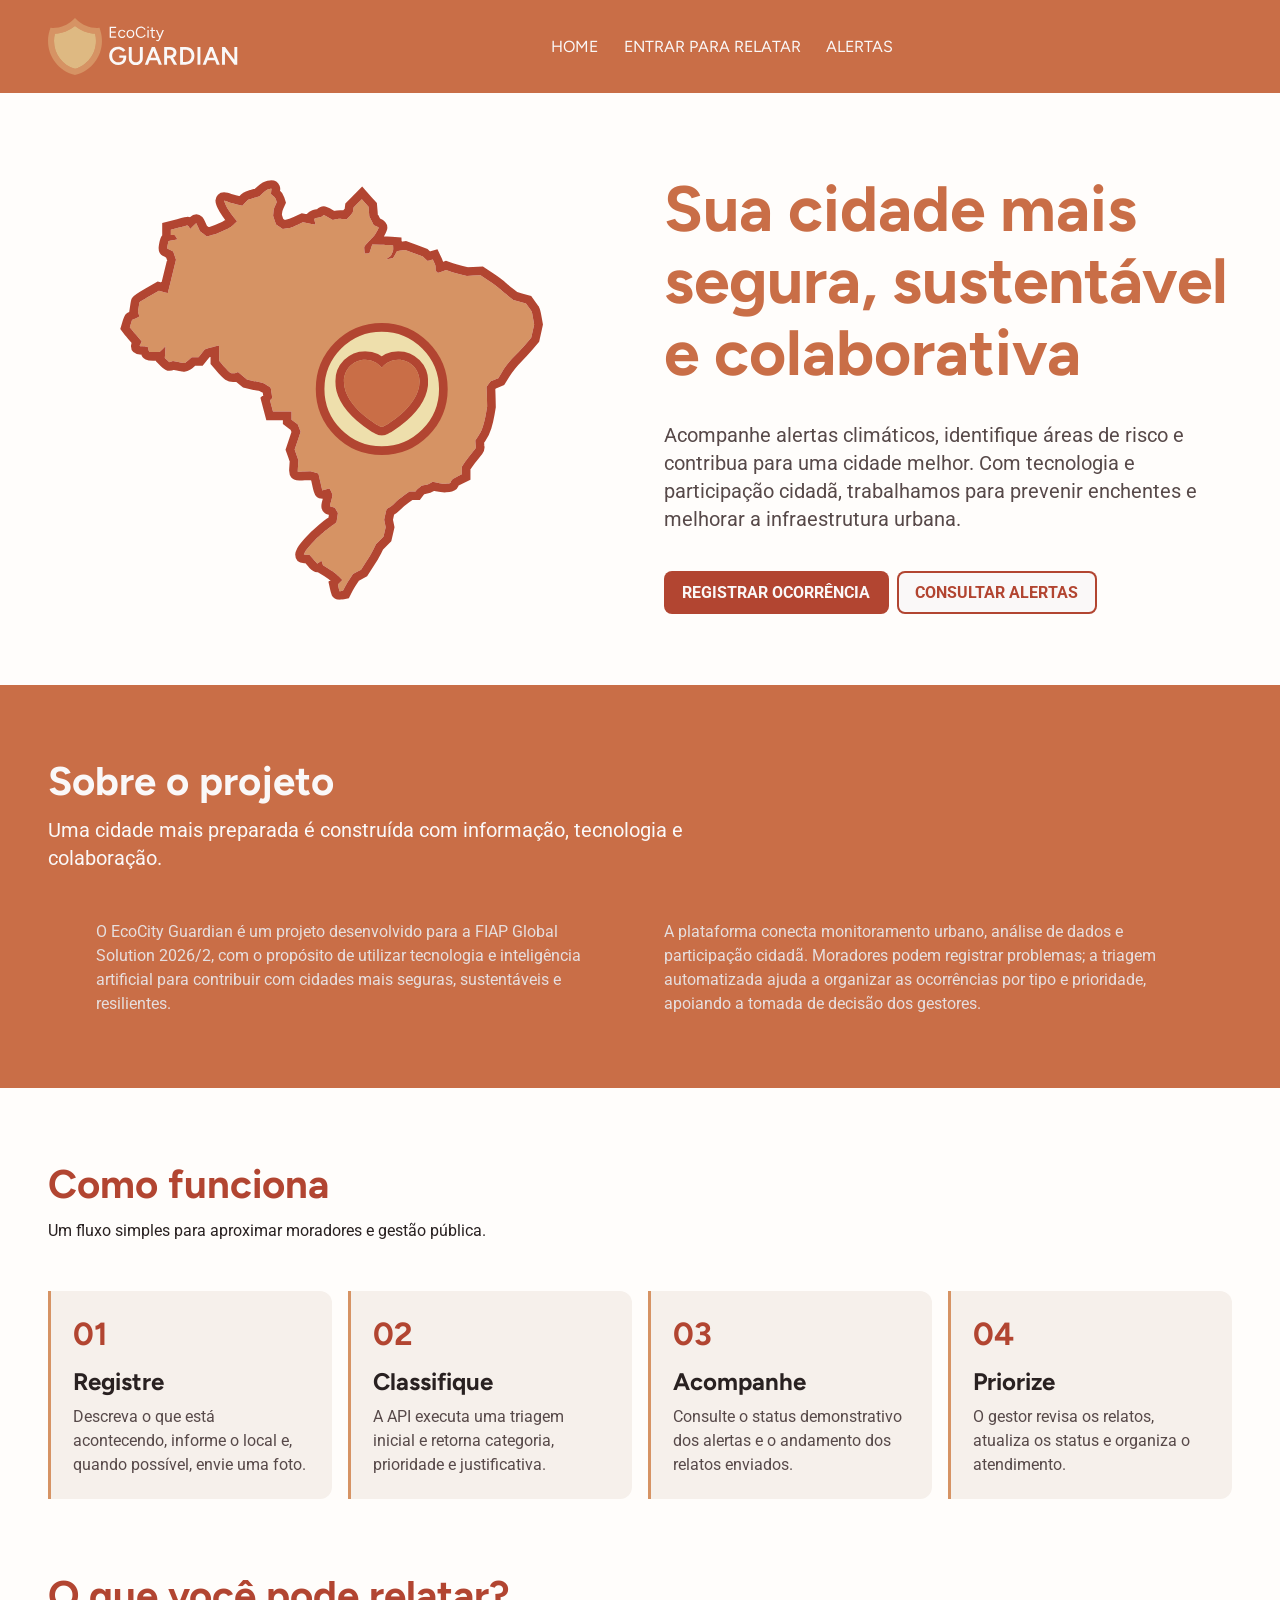
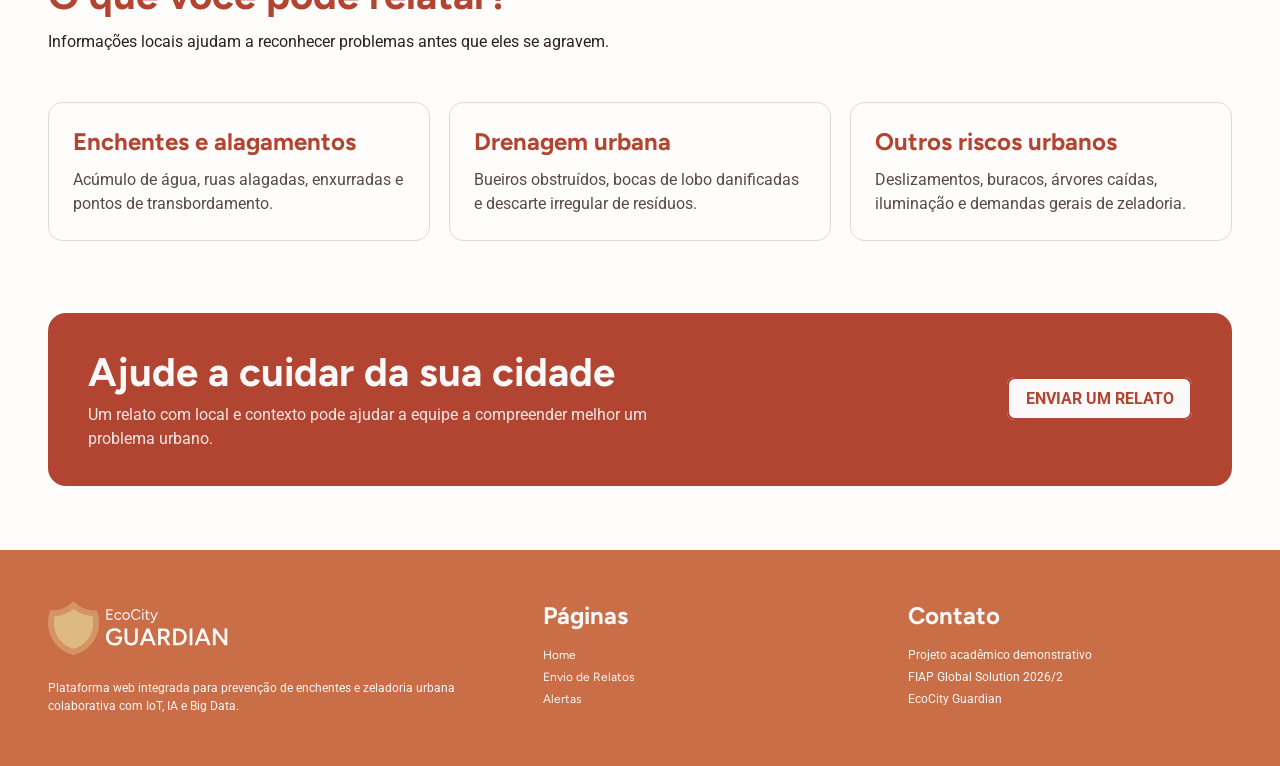
<file: frontend/index.html>
<!DOCTYPE html>
<html lang="pt-BR">

<head>
  <meta charset="UTF-8">
  <meta name="viewport" content="width=device-width, initial-scale=1.0">
  <title>EcoCity Guardian | Cidade segura começa com participação</title>
  <link rel="stylesheet" href="./css/style.css">
  <link rel="shortcut icon" href="favicon.ico" type="image/x-icon">
  <link rel="preconnect" href="https://fonts.googleapis.com">
  <link rel="preconnect" href="https://fonts.gstatic.com" crossorigin>
  <link href="https://fonts.googleapis.com/css2?family=Figtree:wght@300..900&family=Roboto:wght@100..900&display=swap" rel="stylesheet">
  <script src="./js/api.js" defer></script>
</head>

<body>
  <header class="navbarBg">
    <div class="navbar">
      <a href="index.html" aria-label="EcoCity Guardian - Home"><img src="./img/svg/Logo.svg" alt="EcoCity Guardian"></a>
      <nav>
        <ul class="fonteNav n1">
          <li><a href="index.html">Home</a></li>
          <li><a data-link-report data-guest-label="Entrar para relatar" href="login.html">Envio de Relatos</a></li>
          <li><a href="alertas.html">Alertas</a></li>
          <li><a data-link-manager href="painel.html" hidden>Painel do Gestor</a></li>
        </ul>
      </nav>
    </div>
  </header>
  <main>
    <section class="secaoCover container">
      <img id="imageCover" src="./img/svg/coverBg.svg" alt="Ilustração do conceito de cidade resiliente e protegida">
      <div class="coverDireita">
        <div class="coverTexto">
          <h1>Sua cidade mais segura, sustentável e colaborativa</h1>
          <p class="fonte2--L n4">Acompanhe alertas climáticos, identifique áreas de risco e contribua para uma cidade melhor. Com tecnologia e participação cidadã, trabalhamos para prevenir enchentes e melhorar a infraestrutura urbana.</p>
        </div>
        <div class="coverBotoes">
          <a data-link-report href="login.html"><span class="botaoPrimario fonteBotao">Registrar Ocorrência</span></a>
          <a href="alertas.html"><span class="botaoSecundario fonteBotao">Consultar Alertas</span></a>
        </div>
      </div>
    </section>

    <section class="sobreBg">
      <div class="section-shell">
        <div class="section-heading">
          <h2>Sobre o projeto</h2>
          <p class="fonte2--L n1">Uma cidade mais preparada é construída com informação, tecnologia e colaboração.</p>
        </div>
        <div class="sobreConteudo n2">
          <p>O EcoCity Guardian é um projeto desenvolvido para a FIAP Global Solution 2026/2, com o propósito de utilizar tecnologia e inteligência artificial para contribuir com cidades mais seguras, sustentáveis e resilientes.</p>
          <p>A plataforma conecta monitoramento urbano, análise de dados e participação cidadã. Moradores podem registrar problemas; a triagem automatizada ajuda a organizar as ocorrências por tipo e prioridade, apoiando a tomada de decisão dos gestores.</p>
        </div>
      </div>
    </section>

    <section class="section-shell">
      <div class="section-heading">
        <h2>Como funciona</h2>
        <p>Um fluxo simples para aproximar moradores e gestão pública.</p>
      </div>
      <div class="steps-grid">
        <article class="step-card">
          <h3>Registre</h3>
          <p>Descreva o que está acontecendo, informe o local e, quando possível, envie uma foto.</p>
        </article>
        <article class="step-card">
          <h3>Classifique</h3>
          <p>A API executa uma triagem inicial e retorna categoria, prioridade e justificativa.</p>
        </article>
        <article class="step-card">
          <h3>Acompanhe</h3>
          <p>Consulte o status demonstrativo dos alertas e o andamento dos relatos enviados.</p>
        </article>
        <article class="step-card">
          <h3>Priorize</h3>
          <p>O gestor revisa os relatos, atualiza os status e organiza o atendimento.</p>
        </article>
      </div>
    </section>

    <section class="section-shell" style="padding-top:0">
      <div class="section-heading">
        <h2>O que você pode relatar?</h2>
        <p>Informações locais ajudam a reconhecer problemas antes que eles se agravem.</p>
      </div>
      <div class="feature-grid">
        <article class="feature-card">
          <h3>Enchentes e alagamentos</h3>
          <p>Acúmulo de água, ruas alagadas, enxurradas e pontos de transbordamento.</p>
        </article>
        <article class="feature-card">
          <h3>Drenagem urbana</h3>
          <p>Bueiros obstruídos, bocas de lobo danificadas e descarte irregular de resíduos.</p>
        </article>
        <article class="feature-card">
          <h3>Outros riscos urbanos</h3>
          <p>Deslizamentos, buracos, árvores caídas, iluminação e demandas gerais de zeladoria.</p>
        </article>
      </div>
    </section>
    <section class="cta-band">
      <div>
        <h2>Ajude a cuidar da sua cidade</h2>
        <p>Um relato com local e contexto pode ajudar a equipe a compreender melhor um problema urbano.</p>
      </div><a data-link-report href="login.html"><span class="botaoSecundario fonteBotao">Enviar um relato</span></a>
    </section>
  </main>
  <footer class="footerBg n1">
    <div class="secaoFooter container fonte2--M">
      <div><img src="./img/svg/Logo.svg" alt="EcoCity Guardian">
        <p>Plataforma web integrada para prevenção de enchentes e zeladoria urbana colaborativa com IoT, IA e Big Data.</p>
      </div>
      <div>
        <h5>Páginas</h5>
        <ul>
          <li><a href="index.html" class="linkBranco">Home</a></li>
          <li><a data-link-report href="login.html" class="linkBranco">Envio de Relatos</a></li>
          <li><a href="alertas.html" class="linkBranco">Alertas</a></li>
          <li><a data-link-manager href="painel.html" class="linkBranco" hidden>Painel do Gestor</a></li>
        </ul>
      </div>
      <div>
        <h5>Contato</h5>
        <ul>
          <li>Projeto acadêmico demonstrativo</li>
          <li>FIAP Global Solution 2026/2</li>
          <li>EcoCity Guardian</li>
        </ul>
      </div>
    </div>
  </footer>
</body>

</html>
</file>
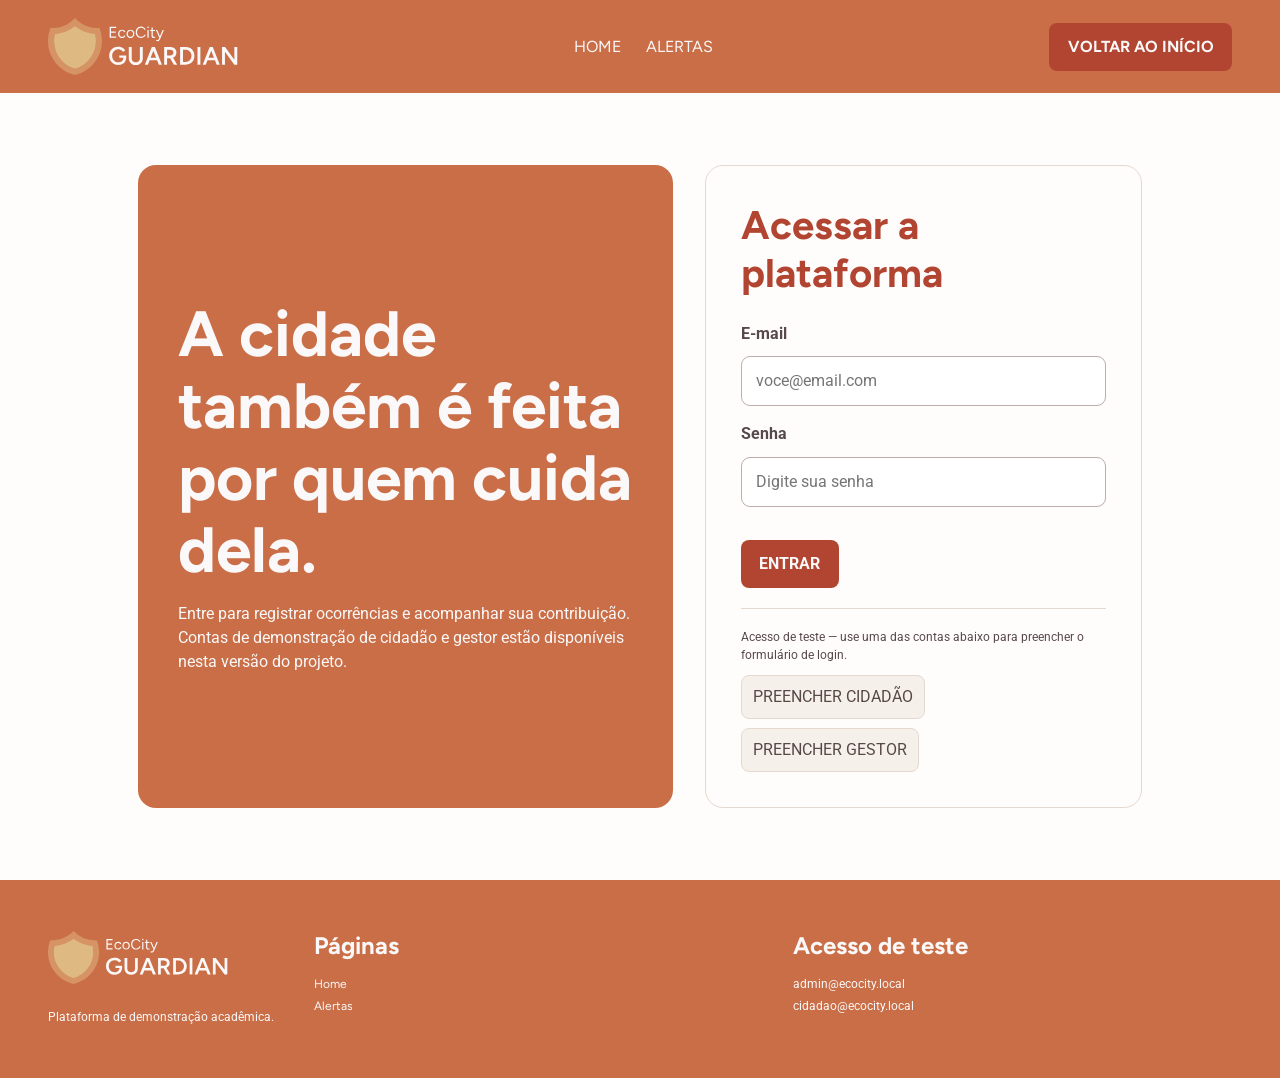
<file: frontend/login.html>
<!DOCTYPE html>
<html lang="pt-BR">

<head>
    <meta charset="UTF-8">
    <meta name="viewport" content="width=device-width, initial-scale=1.0">
    <title>EcoCity Guardian | Entrar</title>
    <link rel="stylesheet" href="./css/style.css">
    <link rel="shortcut icon" href="favicon.ico" type="image/x-icon">
    <link rel="preconnect" href="https://fonts.googleapis.com">
    <link rel="preconnect" href="https://fonts.gstatic.com" crossorigin>
    <link href="https://fonts.googleapis.com/css2?family=Figtree:wght@300..900&family=Roboto:wght@100..900&display=swap" rel="stylesheet">
    <script src="./js/api.js" defer></script>
    <script src="./js/login.js" defer></script>
</head>

<body>
    <header class="navbarBg">
        <div class="navbar"><a href="index.html"><img src="./img/svg/Logo.svg" alt="EcoCity Guardian"></a>
            <nav>
                <ul class="fonteNav n1">
                    <li><a href="index.html">Home</a></li>
                    <li><a href="alertas.html">Alertas</a></li>
                </ul>
            </nav>
            <button class="botaoPrimario"><a href="index.html">Voltar ao início</a>
        </div>
        </div>
    </header>
    <main>
        <section class="auth-layout">
            <div class="auth-aside">
                <h1>A cidade também é feita por quem cuida dela.</h1>
                <p>Entre para registrar ocorrências e acompanhar sua contribuição. Contas de demonstração de cidadão e gestor estão disponíveis nesta versão do projeto.</p>
            </div>
            <div class="auth-card">
                <h2>Acessar a plataforma</h2>
                <form id="login-form" class="form-stack"><label for="email">E-mail</label><input type="email" id="email" name="email" placeholder="voce@email.com" autocomplete="username" required><label for="password">Senha</label><input type="password" id="password" name="password" placeholder="Digite sua senha" autocomplete="current-password" required>
                    <div id="login-feedback" aria-live="polite"></div><button type="submit" class="botaoPrimario">Entrar</button>
                </form>
                <div class="demo-access">
                    <p><strong>Acesso de teste</strong> — use uma das contas abaixo para preencher o formulário de login.</p>
                    <div class="demo-buttons"><button type="button" data-demo="user">Preencher cidadão</button><button type="button" data-demo="admin">Preencher gestor</button></div>
                </div>
            </div>
        </section>
    </main>
    <footer class="footerBg n1">
        <div class="secaoFooter container fonte2--M">
            <div><img src="./img/svg/Logo.svg" alt="EcoCity Guardian">
                <p>Plataforma de demonstração acadêmica.</p>
            </div>
            <div>
                <h5>Páginas</h5>
                <ul>
                    <li><a href="index.html" class="linkBranco">Home</a></li>
                    <li><a href="alertas.html" class="linkBranco">Alertas</a></li>
                </ul>
            </div>
            <div>
                <h5>Acesso de teste</h5>
                <ul>
                    <li>admin@ecocity.local</li>
                    <li>cidadao@ecocity.local</li>
                </ul>
            </div>
        </div>
    </footer>
</body>

</html>
</file>
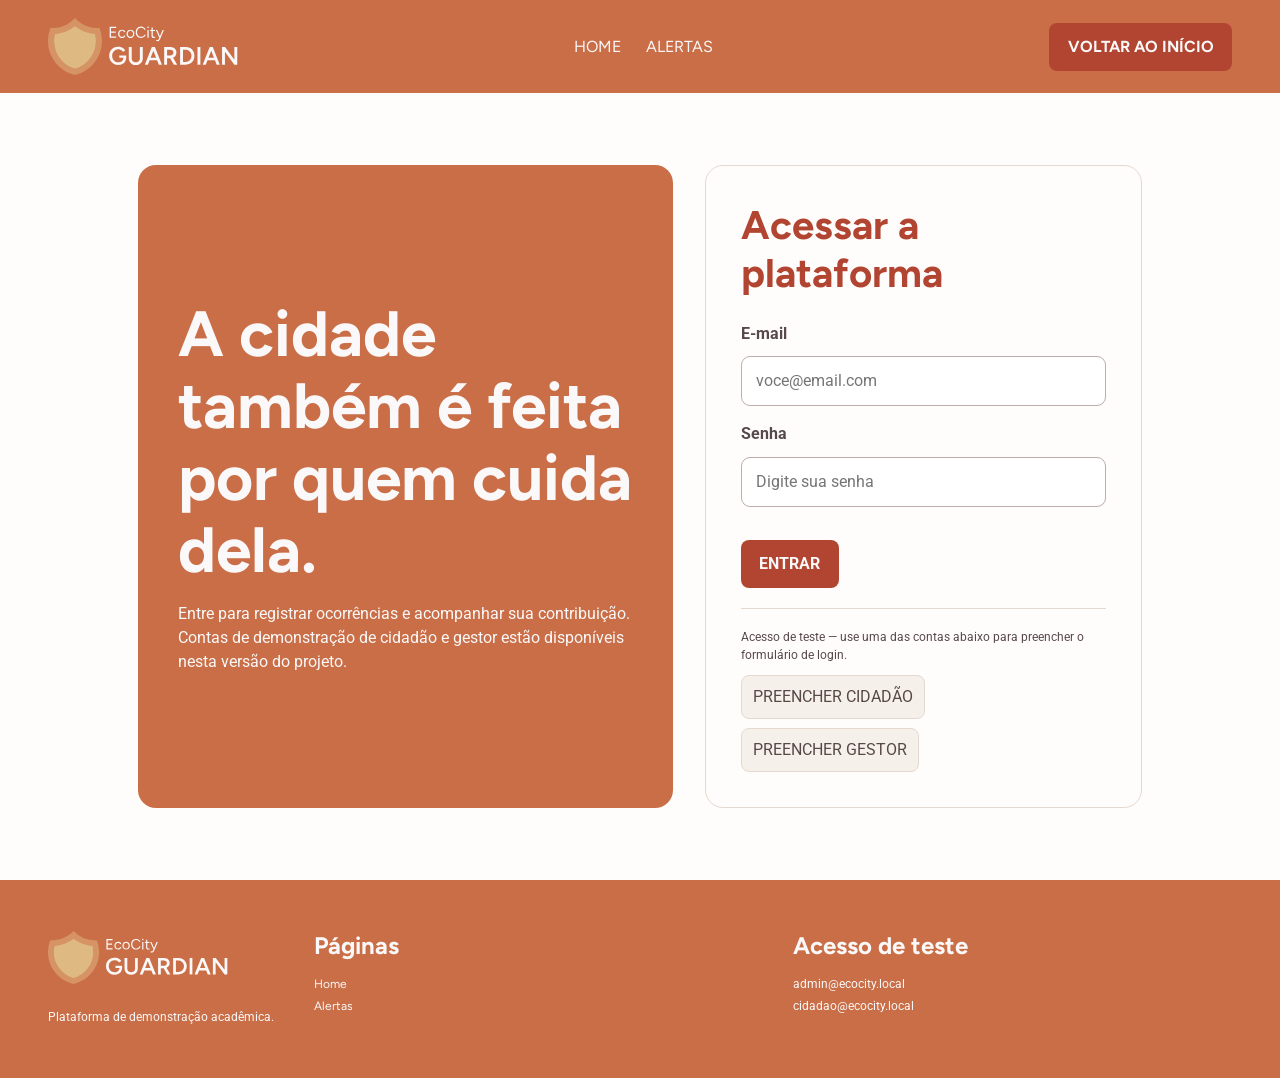
<file: frontend/painel.html>
<!DOCTYPE html>
<html lang="pt-BR">

<head>
    <meta charset="UTF-8">
    <meta name="viewport" content="width=device-width, initial-scale=1.0">
    <title>EcoCity Guardian | Painel do Gestor</title>
    <link rel="stylesheet" href="./css/style.css">
    <link rel="shortcut icon" href="favicon.ico" type="image/x-icon">
    <link rel="preconnect" href="https://fonts.googleapis.com">
    <link rel="preconnect" href="https://fonts.gstatic.com" crossorigin>
    <link href="https://fonts.googleapis.com/css2?family=Figtree:wght@300..900&family=Roboto:wght@100..900&display=swap" rel="stylesheet">
    <script src="./js/api.js" defer></script>
    <script src="./js/gestor.js" defer></script>
</head>

<body>
    <header class="navbarBg">
        <div class="navbar"><a href="index.html"><img src="./img/svg/Logo.svg" alt="EcoCity Guardian"></a>
            <nav>
                <ul class="fonteNav n1">
                    <li><a href="index.html">Home</a></li>
                    <li><a href="alertas.html">Alertas</a></li>
                    <li><a href="painel.html">Painel do Gestor</a></li>
                    <li><a href="relatos.html">Registrar relato</a></li>
                </ul>
            </nav>
            <div class="navbar-extra"><button class="botaoPrimario" data-logout hidden>Sair</button></div>
        </div>
    </header>
    <main>
        <section class="dashboard-shell">
            <div class="dashboard-top">
                <div>
                    <h1>Painel do Gestor</h1>
                    <p>Consulte, edite e exclua os relatos enviados pelos usuários.</p>
                </div><button id="refresh-reports" type="button" class="botaoSecundario">Atualizar dados</button>
            </div>
            <div class="dashboard-metrics">
                <div class="metric-card"><span>Total de relatos</span><strong id="metric-total">—</strong></div>
                <div class="metric-card"><span>Prioridade alta / risco 4–5</span><strong id="metric-high">—</strong></div>
                <div class="metric-card"><span>Em aberto</span><strong id="metric-open">—</strong></div>
                <div class="metric-card"><span>Resolvidos</span><strong id="metric-done">—</strong></div>
            </div>
            <div id="manager-feedback" aria-live="polite"></div>
            <section class="panel-card">
                <div class="filters">
                    <div><label for="search-reports">Buscar</label><input id="search-reports" type="search" placeholder="Usuário, endereço, texto ou ID"></div>
                    <div><label for="priority-filter">Prioridade</label><select id="priority-filter">
                            <option value="">Todas</option>
                            <option>ALTA - Emergência</option>
                            <option>ALTA</option>
                            <option>MÉDIA</option>
                            <option>BAIXA</option>
                        </select></div>
                    <div><label for="status-filter">Status</label><select id="status-filter">
                            <option value="">Todos</option>
                            <option>Recebido</option>
                            <option>Em análise</option>
                            <option>Em atendimento</option>
                            <option>Resolvido</option>
                            <option>Arquivado</option>
                        </select></div>
                    <div><span class="form-hint">Apenas administradores podem alterar dados.</span></div>
                </div>
                <div class="table-wrap">
                    <table>
                        <thead>
                            <tr>
                                <th>ID</th>
                                <th>Data</th>
                                <th>Usuário</th>
                                <th>Local</th>
                                <th>Categoria</th>
                                <th>Risco</th>
                                <th>Status</th>
                                <th>Ações</th>
                            </tr>
                        </thead>
                        <tbody id="reports-body">
                            <tr>
                                <td colspan="8" class="table-message">Carregando...</td>
                            </tr>
                        </tbody>
                    </table>
                </div>
            </section>
        </section>
    </main>
    <dialog id="edit-dialog">
        <h2>Editar relato</h2>
        <form id="edit-form" class="form-stack"><input type="hidden" id="edit-id"><label for="edit-location">Localização</label><input id="edit-location" maxlength="255" required><label for="edit-description">Descrição</label><textarea id="edit-description" maxlength="2000" required></textarea><label for="edit-status">Status do atendimento</label><select id="edit-status">
                <option>Recebido</option>
                <option>Em análise</option>
                <option>Em atendimento</option>
                <option>Resolvido</option>
                <option>Arquivado</option>
            </select>
            <div class="dialog-actions"><button type="button" id="close-edit" class="botaoSecundario">Cancelar</button><button type="submit" class="botaoPrimario">Salvar alterações</button></div>
        </form>
    </dialog>
    <footer class="footerBg n1">
        <div class="secaoFooter container fonte2--M">
            <div><img src="./img/svg/Logo.svg" alt="EcoCity Guardian">
                <p>Painel administrativo demonstrativo do EcoCity Guardian.</p>
            </div>
            <div>
                <h5>Páginas</h5>
                <ul>
                    <li><a href="index.html" class="linkBranco">Home</a></li>
                    <li><a href="alertas.html" class="linkBranco">Alertas</a></li>
                    <li><a href="relatos.html" class="linkBranco">Enviar relato</a></li>
                </ul>
            </div>
            <div>
                <h5>Permissões</h5>
                <ul>
                    <li>Visualização geral</li>
                    <li>Edição e exclusão de relatos</li>
                </ul>
            </div>
        </div>
    </footer>
</body>

</html>
</file>
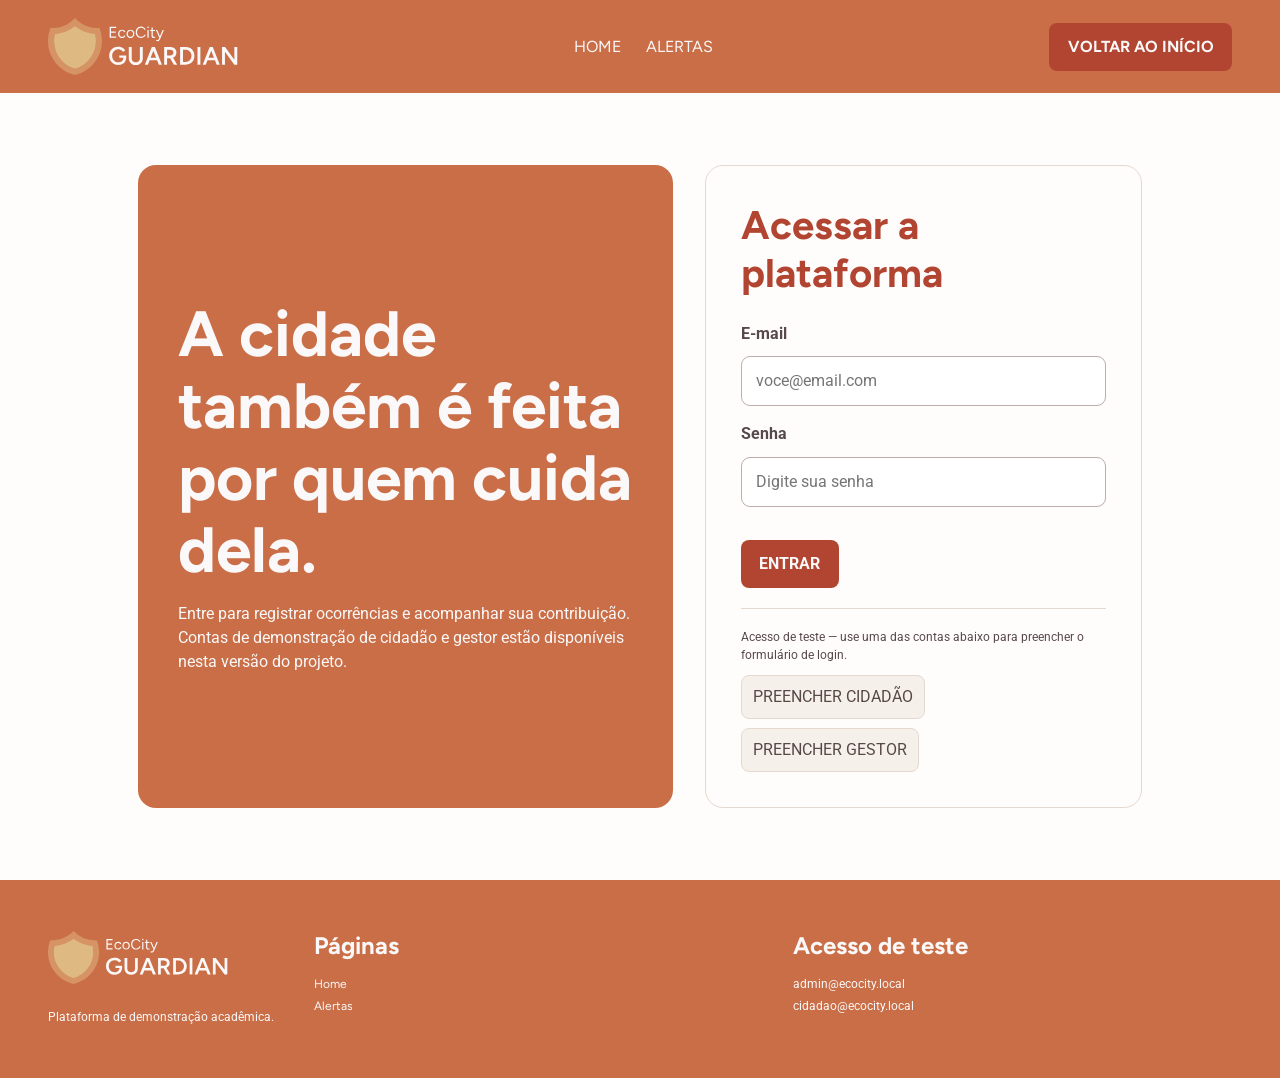
<file: frontend/relatos.html>
<!DOCTYPE html>
<html lang="pt-BR">

<head>
    <meta charset="UTF-8">
    <meta name="viewport" content="width=device-width, initial-scale=1.0">
    <title>EcoCity Guardian | Envio de Relatos</title>
    <link rel="stylesheet" href="./css/style.css">
    <link rel="shortcut icon" href="favicon.ico" type="image/x-icon">
    <link rel="preconnect" href="https://fonts.googleapis.com">
    <link rel="preconnect" href="https://fonts.gstatic.com" crossorigin>
    <link href="https://fonts.googleapis.com/css2?family=Figtree:wght@300..900&family=Roboto:wght@100..900&display=swap" rel="stylesheet">
    <script src="./js/api.js" defer></script>
    <script src="./js/relatos.js" defer></script>
</head>

<body>
    <header class="navbarBg">
        <div class="navbar"><a href="index.html"><img src="./img/svg/Logo.svg" alt="EcoCity Guardian"></a>
            <nav>
                <ul class="fonteNav n1">
                    <li><a href="index.html">Home</a></li>
                    <li><a href="relatos.html">Envio de Relatos</a></li>
                    <li><a href="alertas.html">Alertas</a></li>
                    <li><a data-link-manager href="painel.html" hidden>Painel do Gestor</a></li>
                </ul>
            </nav>
            <button class="botaoPrimario" data-logout hidden>Sair</button>
        </div>
        </div>
    </header>
    <main>
        <section class="secaoRelato container">
            <div class="page-intro">
                <h1>Envie um relato</h1>
                <p>Compartilhe um problema urbano observado na sua região. A triagem automática fornecerá uma classificação inicial para apoiar a análise da ocorrência.</p>
                <p id="reporter-name" class="form-hint"></p>
            </div>
            <form id="form-relato" class="formRelato form-stack">
                <label for="localizacao">Localização da ocorrência</label><input type="text" id="localizacao" name="localizacao" placeholder="Rua, número, bairro ou ponto de referência" maxlength="255" required>
                <label for="descricao">Descreva o que aconteceu</label><textarea id="descricao" name="descricao" placeholder="Informe o problema, a situação observada e se há pessoas ou vias em risco..." maxlength="2000" minlength="10" required></textarea>
                <label for="nivel-agua">Nível de água observado (cm), se souber</label><input type="number" id="nivel-agua" name="nivel_sensor_agua_cm" min="0" max="500" step="0.5" placeholder="Opcional — deixe 0 se não souber"><span class="form-hint">Este campo é opcional. Não estime um valor se não tiver essa informação.</span>
                <label for="imagem">Imagem da ocorrência (opcional)</label><input type="file" id="imagem" name="imagem" accept="image/png,image/jpeg,image/webp"><span class="form-hint">Formatos aceitos: JPG, PNG ou WEBP. Tamanho máximo: 5 MB.</span>
                <div id="image-preview"></div>
                <div id="form-feedback" aria-live="polite"></div><button type="submit" id="btn-enviar" class="botaoPrimario">Enviar Ocorrência</button>
            </form>
            <section id="triage-result" class="triage-result" hidden aria-live="polite">
                <h2>Resultado da triagem</h2>
                <p id="result-id" class="form-hint"></p>
                <div class="triage-grid">
                    <div class="triage-item"><span>Categoria identificada</span><strong id="result-category"></strong></div>
                    <div class="triage-item"><span>Prioridade sugerida</span><strong id="result-priority"></strong></div>
                    <div class="triage-item"><span>Nível de risco</span><strong id="result-risk"></strong></div>
                </div>
                <p><strong>Justificativa:</strong> <span id="result-reason"></span></p>
                <p class="form-hint" id="result-model"></p>
                <p class="form-hint">A classificação é uma triagem automática demonstrativa, não substitui a avaliação de equipes públicas ou serviços de emergência.</p>
            </section>
        </section>
    </main>
    <footer class="footerBg n1">
        <div class="secaoFooter container fonte2--M">
            <div><img src="./img/svg/Logo.svg" alt="EcoCity Guardian">
                <p>Prevenção de enchentes e zeladoria urbana colaborativa.</p>
            </div>
            <div>
                <h5>Páginas</h5>
                <ul>
                    <li><a href="index.html" class="linkBranco">Home</a></li>
                    <li><a href="alertas.html" class="linkBranco">Alertas</a></li>
                    <li><a href="painel.html" class="linkBranco">Painel do Gestor</a></li>
                </ul>
            </div>
            <div>
                <h5>Orientação</h5>
                <ul>
                    <li>Em emergências reais, contate os serviços oficiais.</li>
                    <li>Não se aproxime de áreas alagadas.</li>
                </ul>
            </div>
        </div>
    </footer>
</body>

</html>
</file>
<file: frontend/css/style.css>
@import "./global/reset.css";
@import "./global/global.css";
@import "./global/navbar.css";
@import "./global/cores.css";
@import "./global/tipografias.css";
@import "./cover/cover.css";
@import "./global/footer.css";
@import "./relato/relato.css";
@import "./sobreMim/sobreMim.css";

@import "./app.css";
</file>
